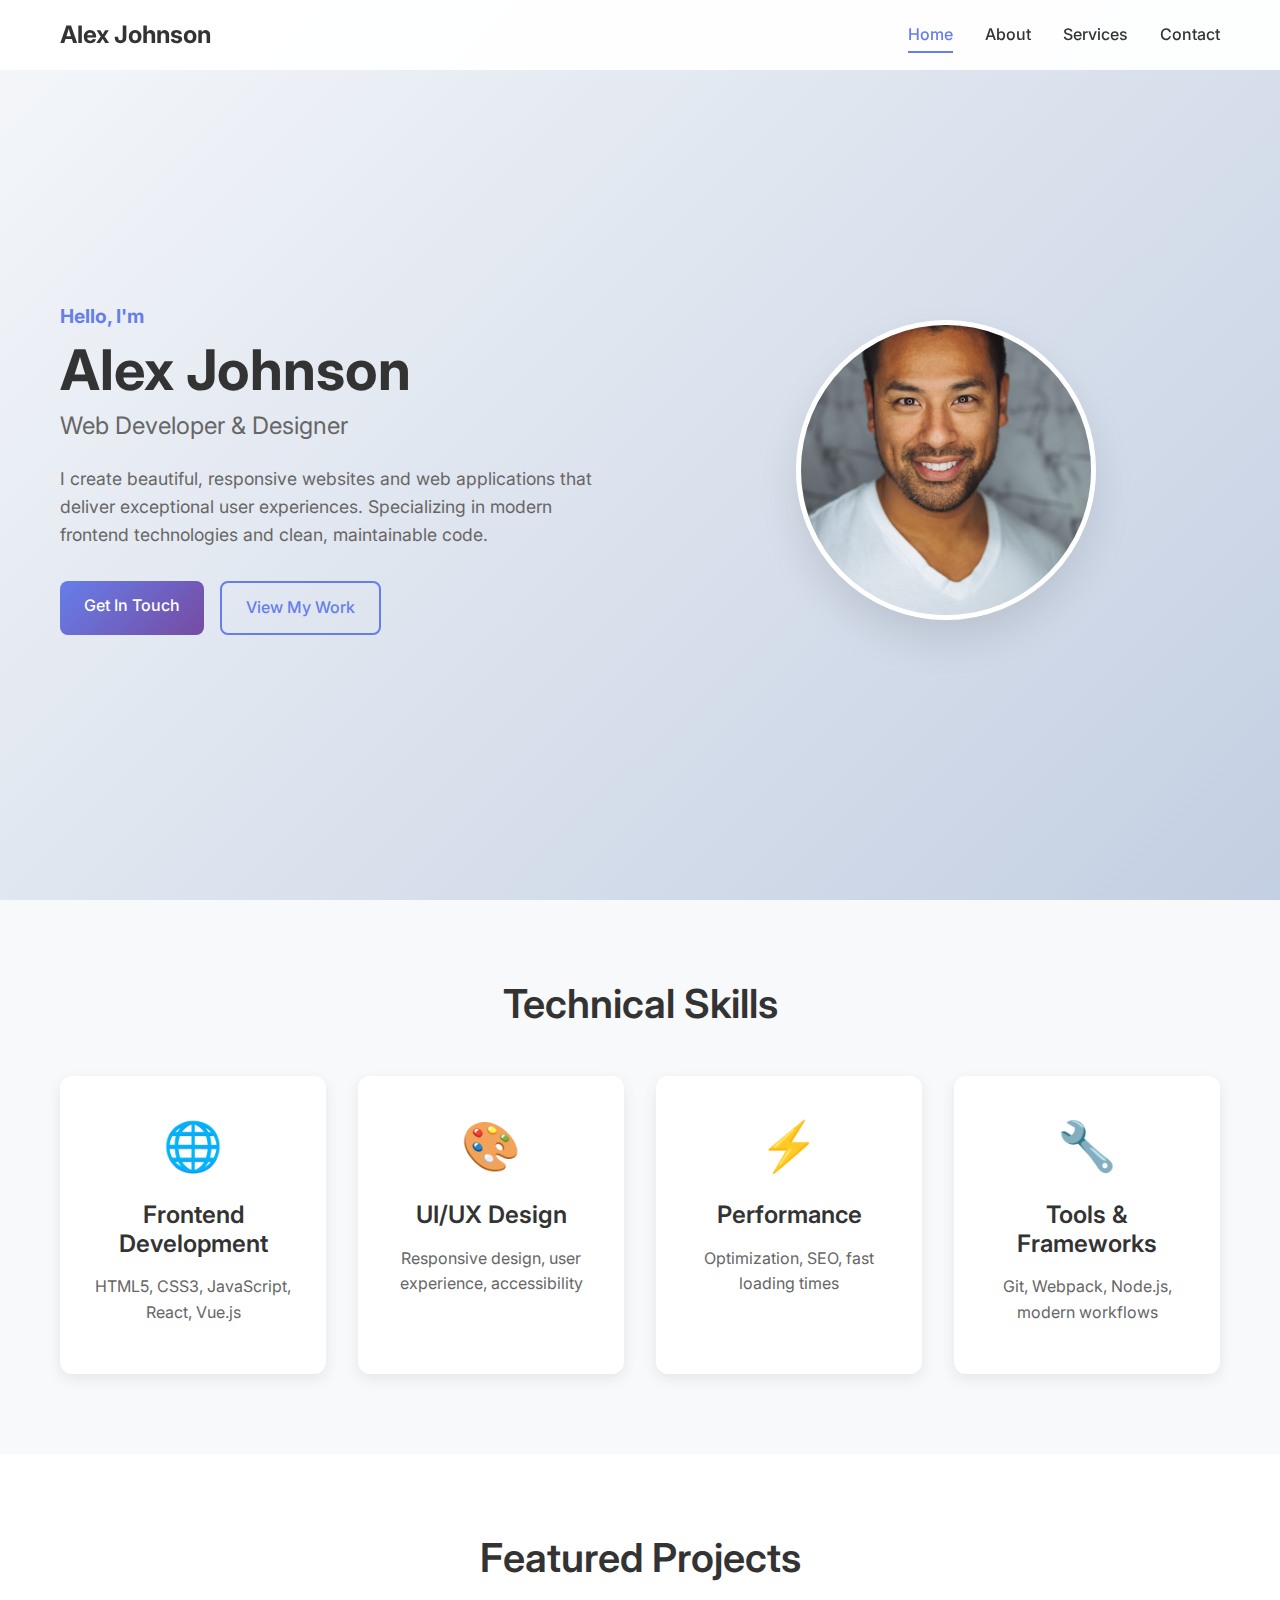
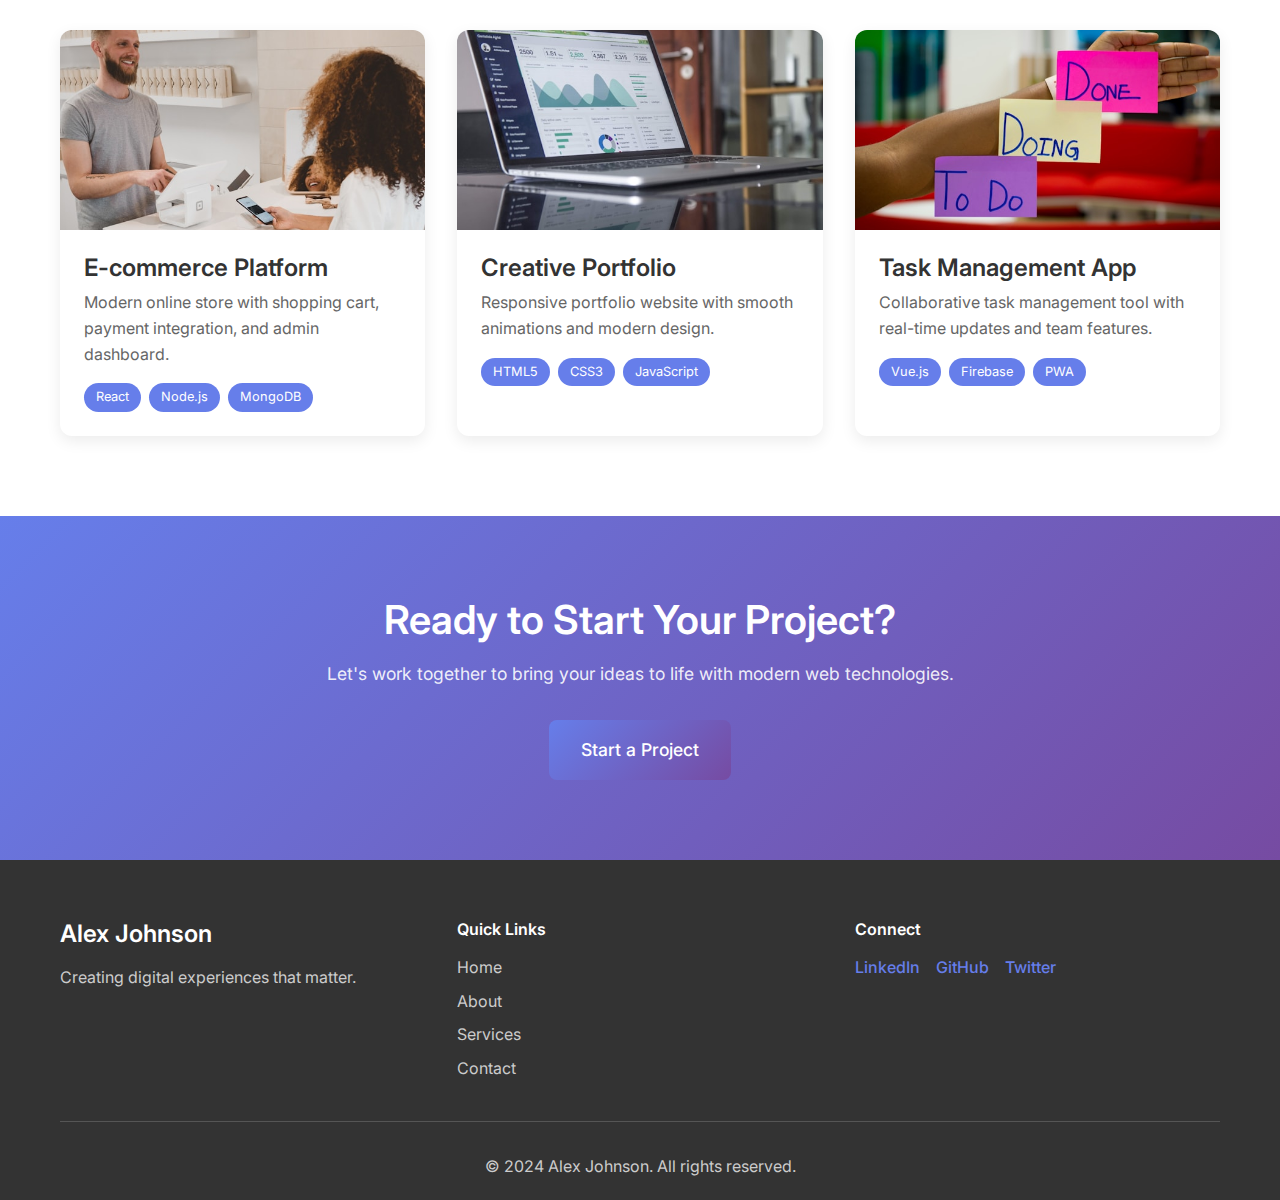
<file: index.html>
<!DOCTYPE html>
<html lang="en">
<head>
    <meta charset="UTF-8">
    <meta name="viewport" content="width=device-width, initial-scale=1.0">
    <title>Alex Johnson - Web Developer Portfolio</title>
    <meta name="description" content="Professional web developer specializing in modern, responsive websites and web applications">
    <link rel="stylesheet" href="css/styles.css">
    <link rel="preconnect" href="https://fonts.googleapis.com">
    <link rel="preconnect" href="https://fonts.gstatic.com" crossorigin>
    <link href="https://fonts.googleapis.com/css2?family=Inter:wght@300;400;500;600;700&display=swap" rel="stylesheet">
</head>
<body>
    <!-- Navigation -->
    <nav class="navbar" id="navbar">
        <div class="nav-container">
            <div class="nav-logo">
                <a href="index.html">Alex Johnson</a>
            </div>
            <div class="nav-menu" id="nav-menu">
                <a href="index.html" class="nav-link active">Home</a>
                <a href="about.html" class="nav-link">About</a>
                <a href="services.html" class="nav-link">Services</a>
                <a href="contact.html" class="nav-link">Contact</a>
            </div>
            <div class="nav-toggle" id="nav-toggle">
                <span class="bar"></span>
                <span class="bar"></span>
                <span class="bar"></span>
            </div>
        </div>
    </nav>

    <!-- Hero Section -->
    <section class="hero">
        <div class="hero-container">
            <div class="hero-content">
                <h1 class="hero-title">
                    <span class="hero-greeting">Hello, I'm</span>
                    <span class="hero-name">Alex Johnson</span>
                    <span class="hero-role">Web Developer & Designer</span>
                </h1>
                <p class="hero-description">
                    I create beautiful, responsive websites and web applications that deliver exceptional user experiences. 
                    Specializing in modern frontend technologies and clean, maintainable code.
                </p>
                <div class="hero-buttons">
                    <a href="contact.html" class="btn btn-primary">Get In Touch</a>
                    <a href="services.html" class="btn btn-secondary">View My Work</a>
                </div>
            </div>
            <div class="hero-image">
                <div class="hero-avatar">
                    <img src="images/developer-avatar.jpg" alt="Alex Johnson - Web Developer" class="avatar-img">
                </div>
            </div>
        </div>
    </section>

    <!-- Skills Section -->
    <section class="skills">
        <div class="container">
            <h2 class="section-title">Technical Skills</h2>
            <div class="skills-grid">
                <div class="skill-card">
                    <div class="skill-icon">🌐</div>
                    <h3>Frontend Development</h3>
                    <p>HTML5, CSS3, JavaScript, React, Vue.js</p>
                </div>
                <div class="skill-card">
                    <div class="skill-icon">🎨</div>
                    <h3>UI/UX Design</h3>
                    <p>Responsive design, user experience, accessibility</p>
                </div>
                <div class="skill-card">
                    <div class="skill-icon">⚡</div>
                    <h3>Performance</h3>
                    <p>Optimization, SEO, fast loading times</p>
                </div>
                <div class="skill-card">
                    <div class="skill-icon">🔧</div>
                    <h3>Tools & Frameworks</h3>
                    <p>Git, Webpack, Node.js, modern workflows</p>
                </div>
            </div>
        </div>
    </section>

    <!-- Featured Projects -->
    <section class="projects">
        <div class="container">
            <h2 class="section-title">Featured Projects</h2>
            <div class="projects-grid">
                <div class="project-card">
                    <div class="project-image">
                        <img src="images/project-1.jpg" alt="E-commerce Website">
                    </div>
                    <div class="project-content">
                        <h3>E-commerce Platform</h3>
                        <p>Modern online store with shopping cart, payment integration, and admin dashboard.</p>
                        <div class="project-tech">
                            <span class="tech-tag">React</span>
                            <span class="tech-tag">Node.js</span>
                            <span class="tech-tag">MongoDB</span>
                        </div>
                    </div>
                </div>
                <div class="project-card">
                    <div class="project-image">
                        <img src="images/project-2.jpg" alt="Portfolio Website">
                    </div>
                    <div class="project-content">
                        <h3>Creative Portfolio</h3>
                        <p>Responsive portfolio website with smooth animations and modern design.</p>
                        <div class="project-tech">
                            <span class="tech-tag">HTML5</span>
                            <span class="tech-tag">CSS3</span>
                            <span class="tech-tag">JavaScript</span>
                        </div>
                    </div>
                </div>
                <div class="project-card">
                    <div class="project-image">
                        <img src="images/project-3.jpg" alt="Task Management App">
                    </div>
                    <div class="project-content">
                        <h3>Task Management App</h3>
                        <p>Collaborative task management tool with real-time updates and team features.</p>
                        <div class="project-tech">
                            <span class="tech-tag">Vue.js</span>
                            <span class="tech-tag">Firebase</span>
                            <span class="tech-tag">PWA</span>
                        </div>
                    </div>
                </div>
            </div>
        </div>
    </section>

    <!-- CTA Section -->
    <section class="cta">
        <div class="container">
            <div class="cta-content">
                <h2>Ready to Start Your Project?</h2>
                <p>Let's work together to bring your ideas to life with modern web technologies.</p>
                <a href="contact.html" class="btn btn-primary btn-large">Start a Project</a>
            </div>
        </div>
    </section>

    <!-- Footer -->
    <footer class="footer">
        <div class="container">
            <div class="footer-content">
                <div class="footer-section">
                    <h3>Alex Johnson</h3>
                    <p>Creating digital experiences that matter.</p>
                </div>
                <div class="footer-section">
                    <h4>Quick Links</h4>
                    <ul>
                        <li><a href="index.html">Home</a></li>
                        <li><a href="about.html">About</a></li>
                        <li><a href="services.html">Services</a></li>
                        <li><a href="contact.html">Contact</a></li>
                    </ul>
                </div>
                <div class="footer-section">
                    <h4>Connect</h4>
                    <div class="social-links">
                        <a href="#" class="social-link">LinkedIn</a>
                        <a href="#" class="social-link">GitHub</a>
                        <a href="#" class="social-link">Twitter</a>
                    </div>
                </div>
            </div>
            <div class="footer-bottom">
                <p>&copy; 2024 Alex Johnson. All rights reserved.</p>
            </div>
        </div>
    </footer>

    <script src="js/script.js"></script>
</body>
</html>
</file>
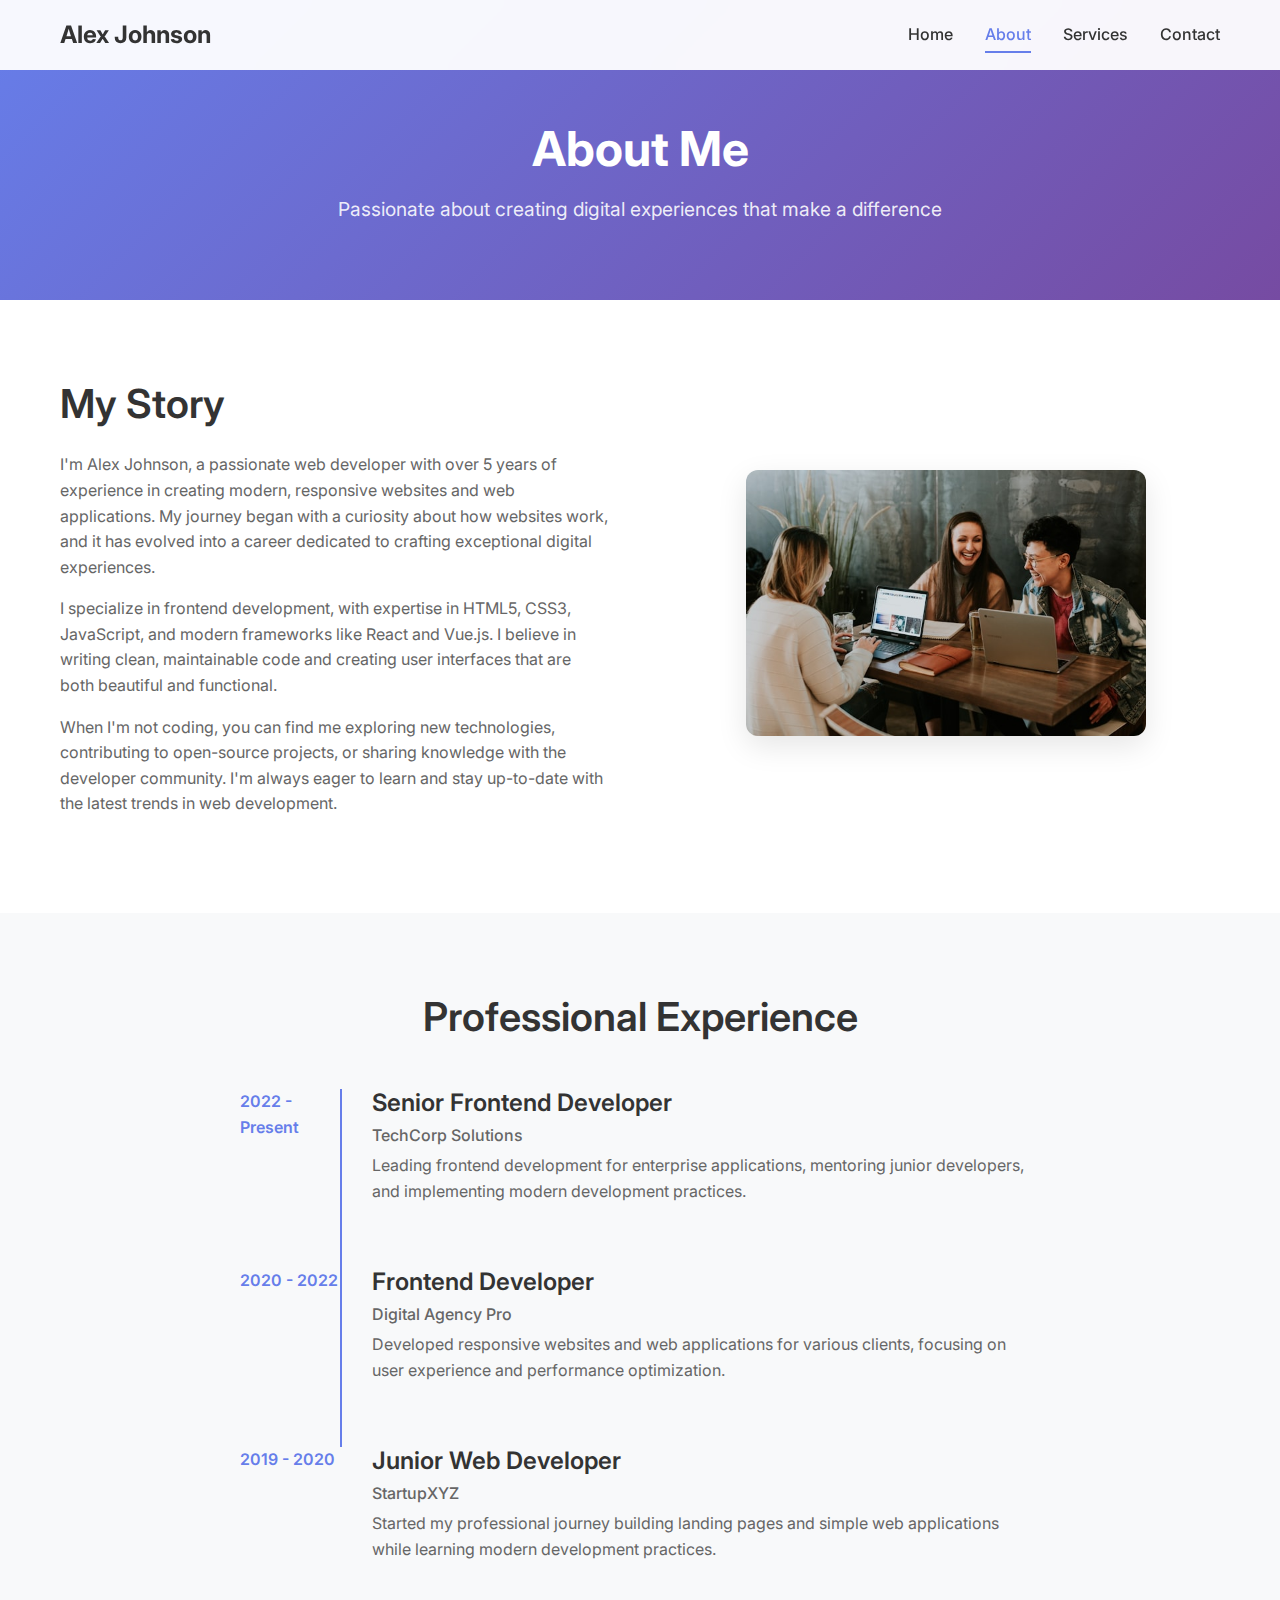
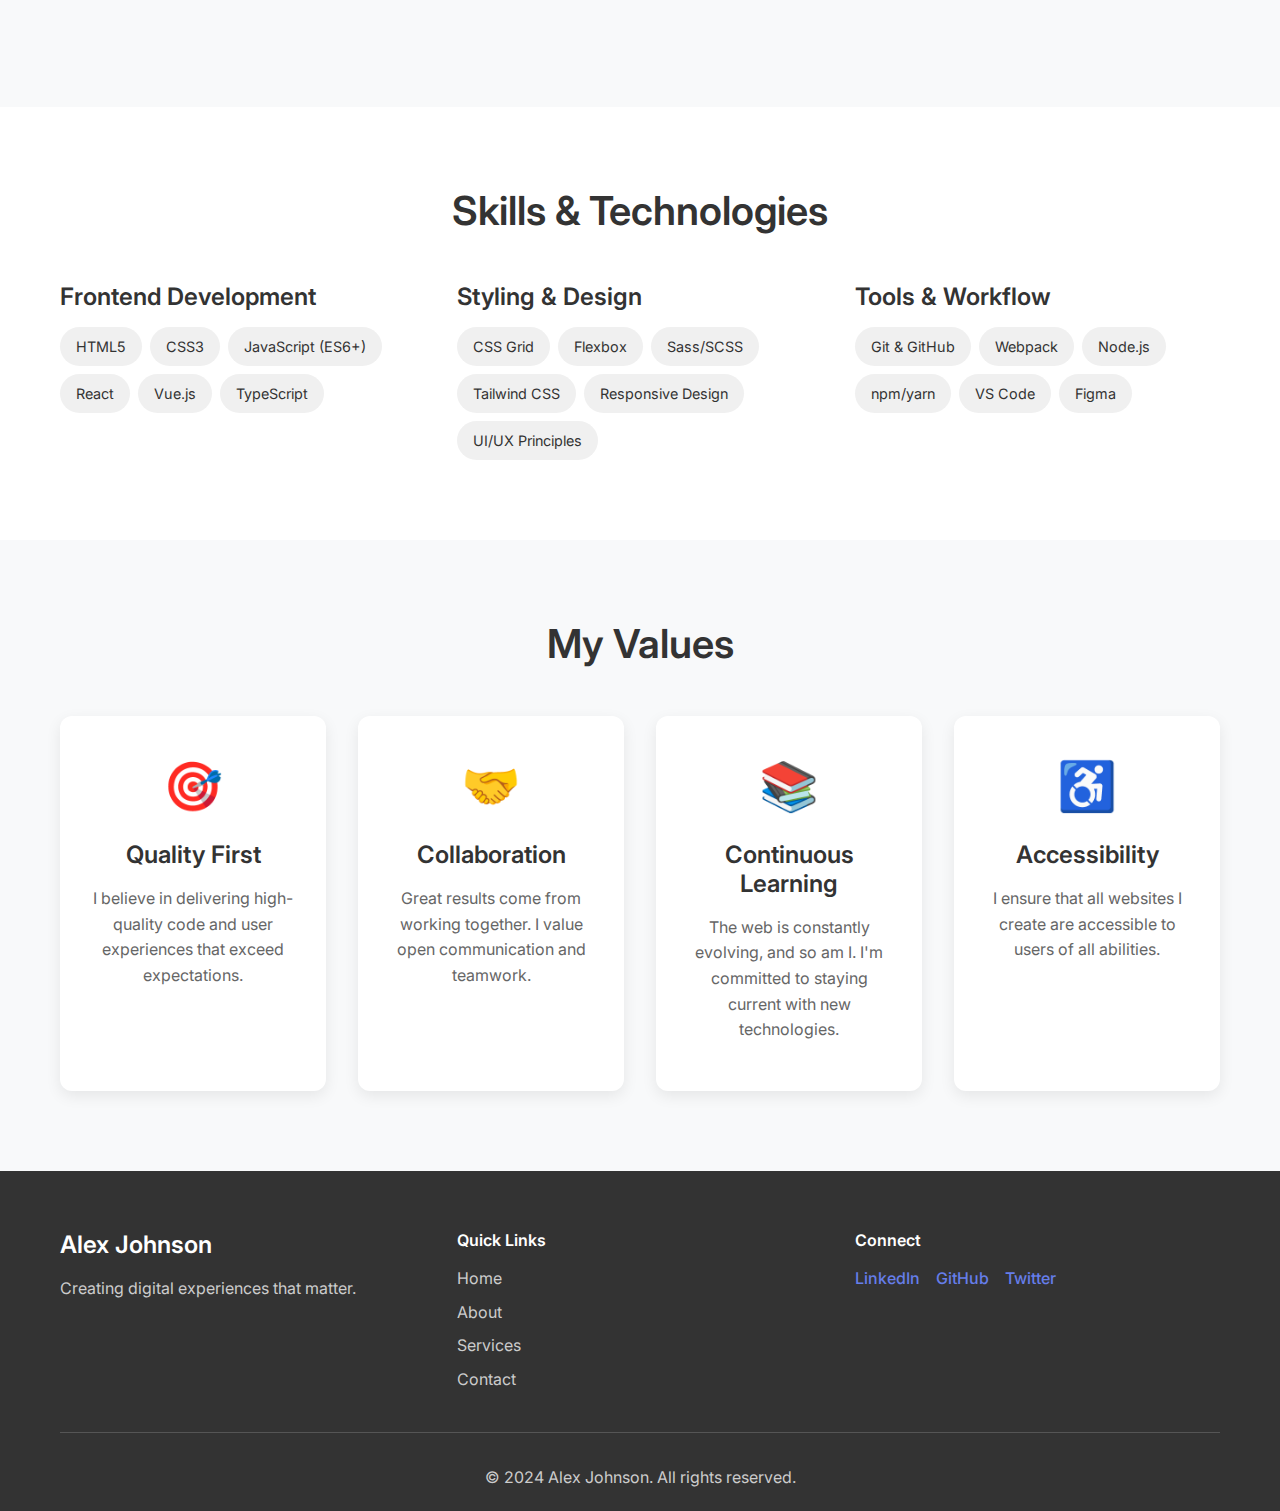
<file: about.html>
<!DOCTYPE html>
<html lang="en">
<head>
    <meta charset="UTF-8">
    <meta name="viewport" content="width=device-width, initial-scale=1.0">
    <title>About - Alex Johnson</title>
    <meta name="description" content="Learn more about Alex Johnson, a passionate web developer with 5+ years of experience">
    <link rel="stylesheet" href="css/styles.css">
    <link rel="preconnect" href="https://fonts.googleapis.com">
    <link rel="preconnect" href="https://fonts.gstatic.com" crossorigin>
    <link href="https://fonts.googleapis.com/css2?family=Inter:wght@300;400;500;600;700&display=swap" rel="stylesheet">
</head>
<body>
    <!-- Navigation -->
    <nav class="navbar" id="navbar">
        <div class="nav-container">
            <div class="nav-logo">
                <a href="index.html">Alex Johnson</a>
            </div>
            <div class="nav-menu" id="nav-menu">
                <a href="index.html" class="nav-link">Home</a>
                <a href="about.html" class="nav-link active">About</a>
                <a href="services.html" class="nav-link">Services</a>
                <a href="contact.html" class="nav-link">Contact</a>
            </div>
            <div class="nav-toggle" id="nav-toggle">
                <span class="bar"></span>
                <span class="bar"></span>
                <span class="bar"></span>
            </div>
        </div>
    </nav>

    <!-- Page Header -->
    <section class="page-header">
        <div class="container">
            <h1>About Me</h1>
            <p>Passionate about creating digital experiences that make a difference</p>
        </div>
    </section>

    <!-- About Content -->
    <section class="about-content">
        <div class="container">
            <div class="about-grid">
                <div class="about-text">
                    <h2>My Story</h2>
                    <p>
                        I'm Alex Johnson, a passionate web developer with over 5 years of experience in creating 
                        modern, responsive websites and web applications. My journey began with a curiosity about 
                        how websites work, and it has evolved into a career dedicated to crafting exceptional 
                        digital experiences.
                    </p>
                    <p>
                        I specialize in frontend development, with expertise in HTML5, CSS3, JavaScript, and 
                        modern frameworks like React and Vue.js. I believe in writing clean, maintainable code 
                        and creating user interfaces that are both beautiful and functional.
                    </p>
                    <p>
                        When I'm not coding, you can find me exploring new technologies, contributing to open-source 
                        projects, or sharing knowledge with the developer community. I'm always eager to learn and 
                        stay up-to-date with the latest trends in web development.
                    </p>
                </div>
                <div class="about-image">
                    <img src="images/about-photo.jpg" alt="Alex Johnson working on a project">
                </div>
            </div>
        </div>
    </section>

    <!-- Experience Timeline -->
    <section class="experience">
        <div class="container">
            <h2 class="section-title">Professional Experience</h2>
            <div class="timeline">
                <div class="timeline-item">
                    <div class="timeline-date">2022 - Present</div>
                    <div class="timeline-content">
                        <h3>Senior Frontend Developer</h3>
                        <h4>TechCorp Solutions</h4>
                        <p>Leading frontend development for enterprise applications, mentoring junior developers, and implementing modern development practices.</p>
                    </div>
                </div>
                <div class="timeline-item">
                    <div class="timeline-date">2020 - 2022</div>
                    <div class="timeline-content">
                        <h3>Frontend Developer</h3>
                        <h4>Digital Agency Pro</h4>
                        <p>Developed responsive websites and web applications for various clients, focusing on user experience and performance optimization.</p>
                    </div>
                </div>
                <div class="timeline-item">
                    <div class="timeline-date">2019 - 2020</div>
                    <div class="timeline-content">
                        <h3>Junior Web Developer</h3>
                        <h4>StartupXYZ</h4>
                        <p>Started my professional journey building landing pages and simple web applications while learning modern development practices.</p>
                    </div>
                </div>
            </div>
        </div>
    </section>

    <!-- Skills & Technologies -->
    <section class="skills-detailed">
        <div class="container">
            <h2 class="section-title">Skills & Technologies</h2>
            <div class="skills-categories">
                <div class="skill-category">
                    <h3>Frontend Development</h3>
                    <div class="skill-list">
                        <span class="skill-item">HTML5</span>
                        <span class="skill-item">CSS3</span>
                        <span class="skill-item">JavaScript (ES6+)</span>
                        <span class="skill-item">React</span>
                        <span class="skill-item">Vue.js</span>
                        <span class="skill-item">TypeScript</span>
                    </div>
                </div>
                <div class="skill-category">
                    <h3>Styling & Design</h3>
                    <div class="skill-list">
                        <span class="skill-item">CSS Grid</span>
                        <span class="skill-item">Flexbox</span>
                        <span class="skill-item">Sass/SCSS</span>
                        <span class="skill-item">Tailwind CSS</span>
                        <span class="skill-item">Responsive Design</span>
                        <span class="skill-item">UI/UX Principles</span>
                    </div>
                </div>
                <div class="skill-category">
                    <h3>Tools & Workflow</h3>
                    <div class="skill-list">
                        <span class="skill-item">Git & GitHub</span>
                        <span class="skill-item">Webpack</span>
                        <span class="skill-item">Node.js</span>
                        <span class="skill-item">npm/yarn</span>
                        <span class="skill-item">VS Code</span>
                        <span class="skill-item">Figma</span>
                    </div>
                </div>
            </div>
        </div>
    </section>

    <!-- Values -->
    <section class="values">
        <div class="container">
            <h2 class="section-title">My Values</h2>
            <div class="values-grid">
                <div class="value-card">
                    <div class="value-icon">🎯</div>
                    <h3>Quality First</h3>
                    <p>I believe in delivering high-quality code and user experiences that exceed expectations.</p>
                </div>
                <div class="value-card">
                    <div class="value-icon">🤝</div>
                    <h3>Collaboration</h3>
                    <p>Great results come from working together. I value open communication and teamwork.</p>
                </div>
                <div class="value-card">
                    <div class="value-icon">📚</div>
                    <h3>Continuous Learning</h3>
                    <p>The web is constantly evolving, and so am I. I'm committed to staying current with new technologies.</p>
                </div>
                <div class="value-card">
                    <div class="value-icon">♿</div>
                    <h3>Accessibility</h3>
                    <p>I ensure that all websites I create are accessible to users of all abilities.</p>
                </div>
            </div>
        </div>
    </section>

    <!-- Footer -->
    <footer class="footer">
        <div class="container">
            <div class="footer-content">
                <div class="footer-section">
                    <h3>Alex Johnson</h3>
                    <p>Creating digital experiences that matter.</p>
                </div>
                <div class="footer-section">
                    <h4>Quick Links</h4>
                    <ul>
                        <li><a href="index.html">Home</a></li>
                        <li><a href="about.html">About</a></li>
                        <li><a href="services.html">Services</a></li>
                        <li><a href="contact.html">Contact</a></li>
                    </ul>
                </div>
                <div class="footer-section">
                    <h4>Connect</h4>
                    <div class="social-links">
                        <a href="#" class="social-link">LinkedIn</a>
                        <a href="#" class="social-link">GitHub</a>
                        <a href="#" class="social-link">Twitter</a>
                    </div>
                </div>
            </div>
            <div class="footer-bottom">
                <p>&copy; 2024 Alex Johnson. All rights reserved.</p>
            </div>
        </div>
    </footer>

    <script src="js/script.js"></script>
</body>
</html>
</file>
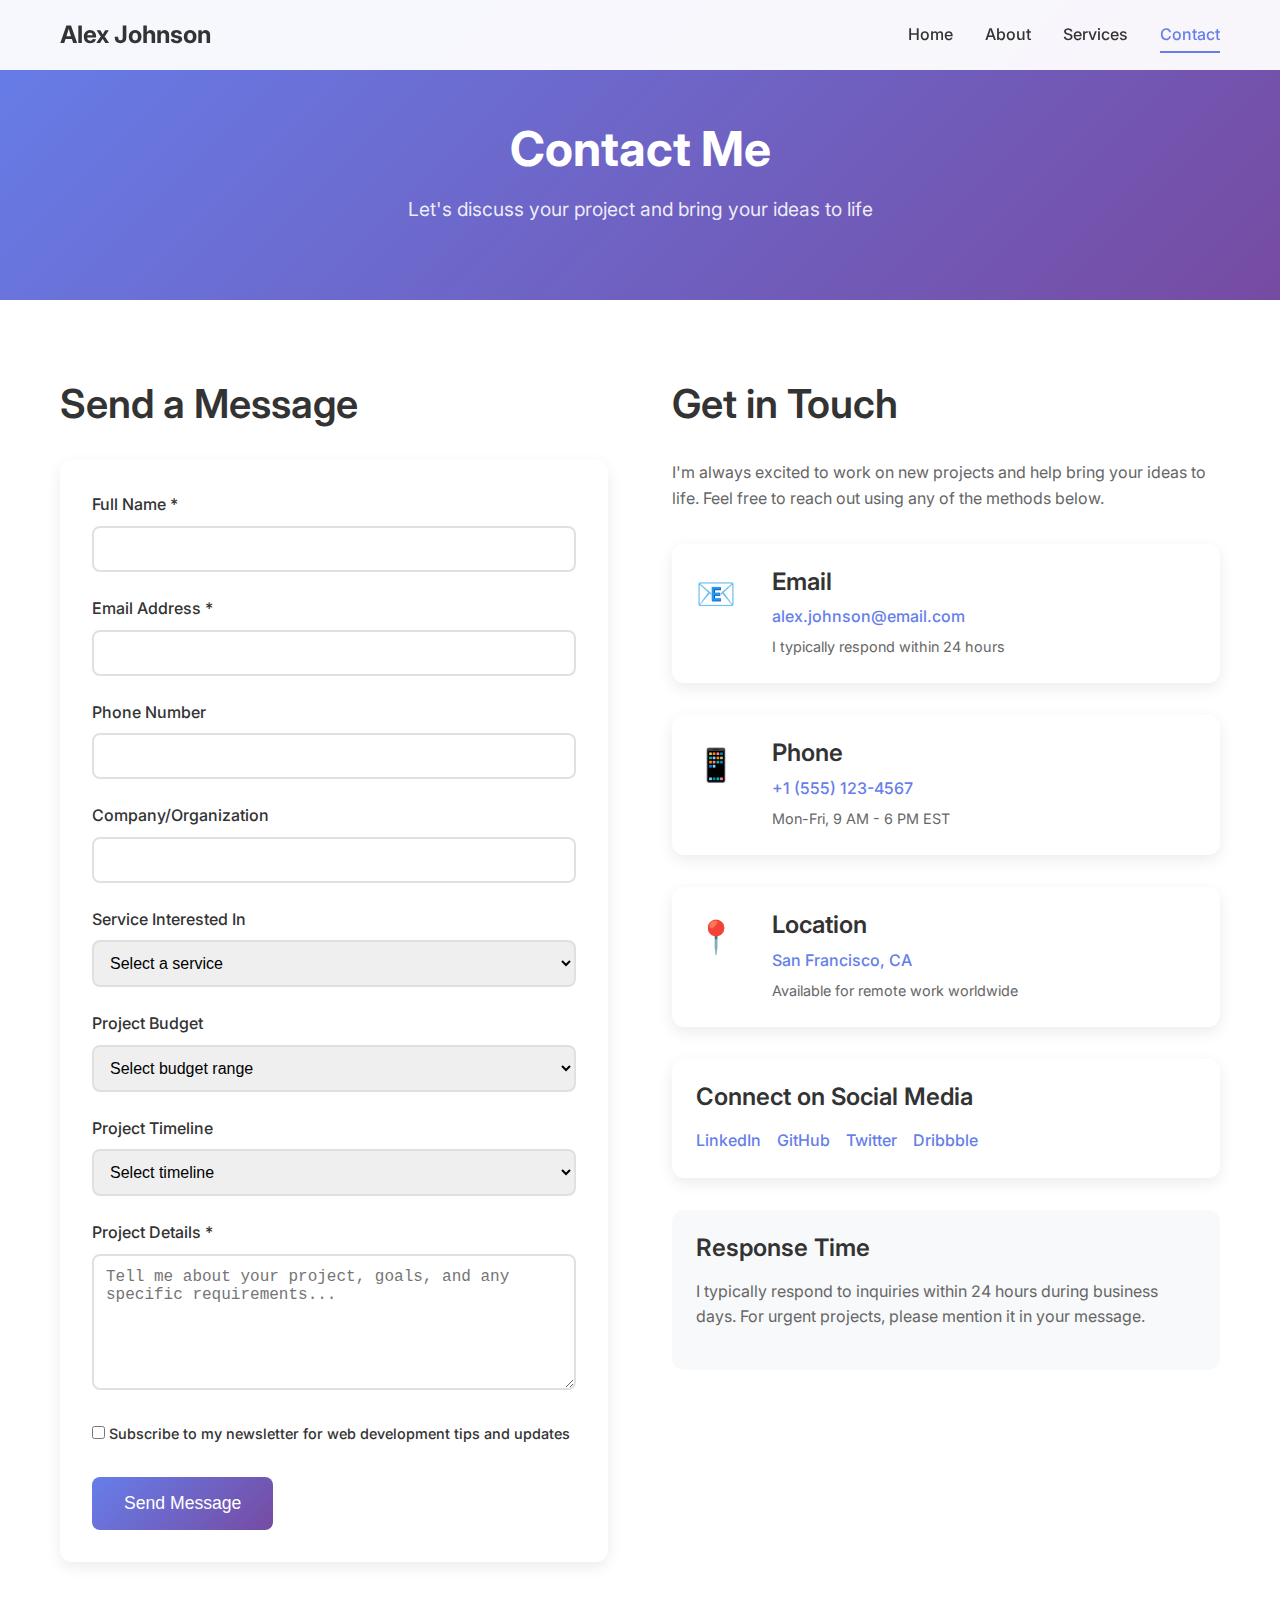
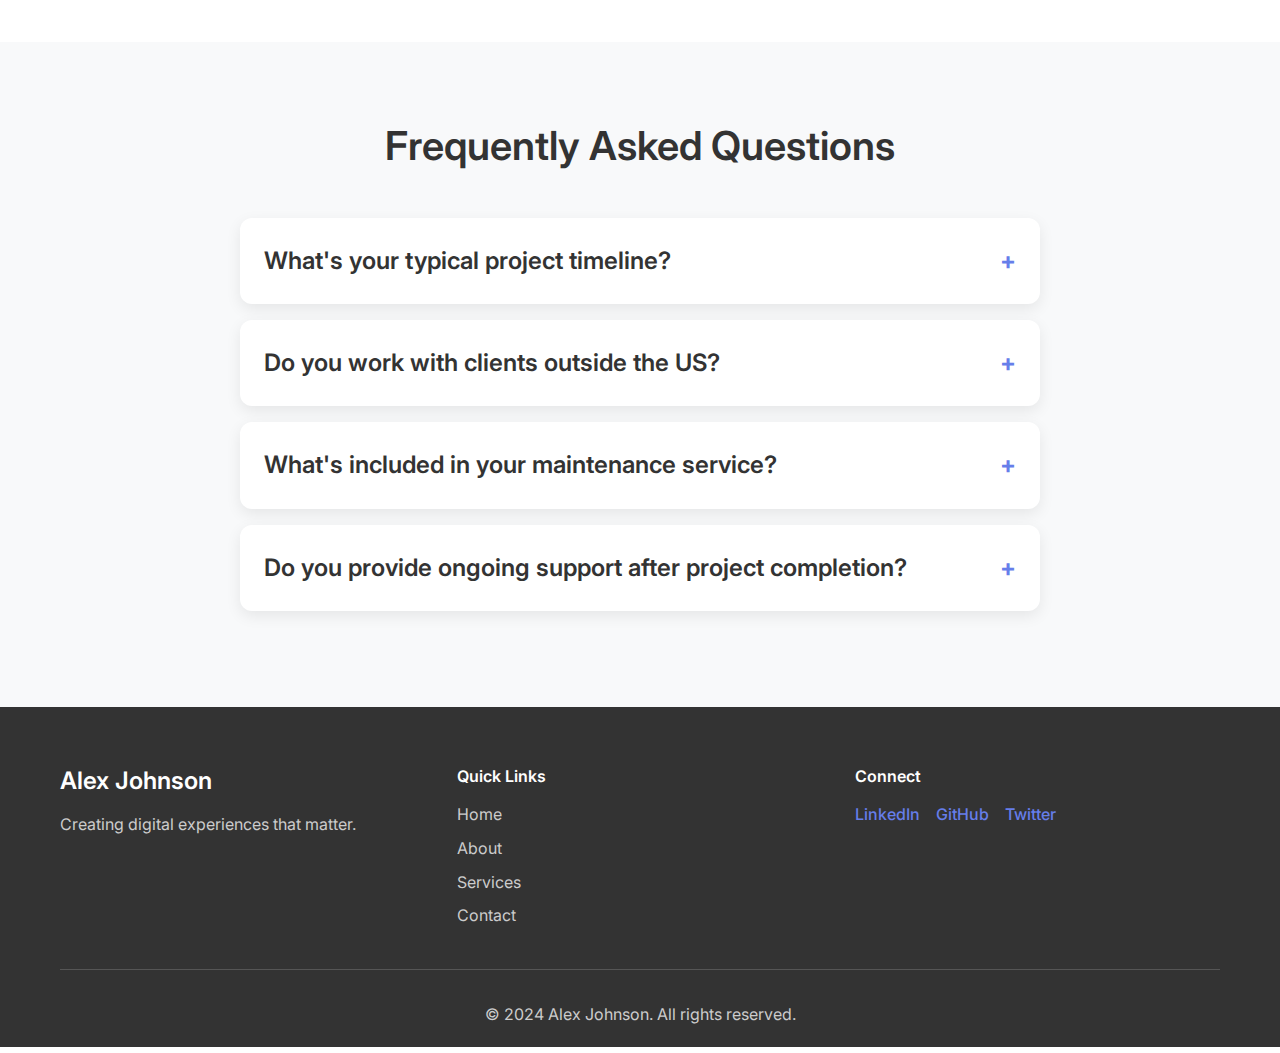
<file: contact.html>
<!DOCTYPE html>
<html lang="en">
<head>
    <meta charset="UTF-8">
    <meta name="viewport" content="width=device-width, initial-scale=1.0">
    <title>Contact - Alex Johnson</title>
    <meta name="description" content="Get in touch with Alex Johnson for web development services and project inquiries">
    <link rel="stylesheet" href="css/styles.css">
    <link rel="preconnect" href="https://fonts.googleapis.com">
    <link rel="preconnect" href="https://fonts.gstatic.com" crossorigin>
    <link href="https://fonts.googleapis.com/css2?family=Inter:wght@300;400;500;600;700&display=swap" rel="stylesheet">
</head>
<body>
    <!-- Navigation -->
    <nav class="navbar" id="navbar">
        <div class="nav-container">
            <div class="nav-logo">
                <a href="index.html">Alex Johnson</a>
            </div>
            <div class="nav-menu" id="nav-menu">
                <a href="index.html" class="nav-link">Home</a>
                <a href="about.html" class="nav-link">About</a>
                <a href="services.html" class="nav-link">Services</a>
                <a href="contact.html" class="nav-link active">Contact</a>
            </div>
            <div class="nav-toggle" id="nav-toggle">
                <span class="bar"></span>
                <span class="bar"></span>
                <span class="bar"></span>
            </div>
        </div>
    </nav>

    <!-- Page Header -->
    <section class="page-header">
        <div class="container">
            <h1>Contact Me</h1>
            <p>Let's discuss your project and bring your ideas to life</p>
        </div>
    </section>

    <!-- Contact Content -->
    <section class="contact-content">
        <div class="container">
            <div class="contact-grid">
                <!-- Contact Form -->
                <div class="contact-form-section">
                    <h2>Send a Message</h2>
                    <form class="contact-form" id="contactForm">
                        <div class="form-group">
                            <label for="name">Full Name *</label>
                            <input type="text" id="name" name="name" required>
                            <span class="error-message" id="nameError"></span>
                        </div>
                        
                        <div class="form-group">
                            <label for="email">Email Address *</label>
                            <input type="email" id="email" name="email" required>
                            <span class="error-message" id="emailError"></span>
                        </div>
                        
                        <div class="form-group">
                            <label for="phone">Phone Number</label>
                            <input type="tel" id="phone" name="phone">
                            <span class="error-message" id="phoneError"></span>
                        </div>
                        
                        <div class="form-group">
                            <label for="company">Company/Organization</label>
                            <input type="text" id="company" name="company">
                        </div>
                        
                        <div class="form-group">
                            <label for="service">Service Interested In</label>
                            <select id="service" name="service">
                                <option value="">Select a service</option>
                                <option value="frontend">Frontend Development</option>
                                <option value="ui-ux">UI/UX Design</option>
                                <option value="responsive">Responsive Web Design</option>
                                <option value="optimization">Performance Optimization</option>
                                <option value="maintenance">Website Maintenance</option>
                                <option value="consulting">Consulting & Training</option>
                                <option value="other">Other</option>
                            </select>
                        </div>
                        
                        <div class="form-group">
                            <label for="budget">Project Budget</label>
                            <select id="budget" name="budget">
                                <option value="">Select budget range</option>
                                <option value="under-1k">Under $1,000</option>
                                <option value="1k-5k">$1,000 - $5,000</option>
                                <option value="5k-10k">$5,000 - $10,000</option>
                                <option value="10k-25k">$10,000 - $25,000</option>
                                <option value="over-25k">Over $25,000</option>
                            </select>
                        </div>
                        
                        <div class="form-group">
                            <label for="timeline">Project Timeline</label>
                            <select id="timeline" name="timeline">
                                <option value="">Select timeline</option>
                                <option value="asap">ASAP</option>
                                <option value="1-month">Within 1 month</option>
                                <option value="2-3-months">2-3 months</option>
                                <option value="3-6-months">3-6 months</option>
                                <option value="flexible">Flexible</option>
                            </select>
                        </div>
                        
                        <div class="form-group">
                            <label for="message">Project Details *</label>
                            <textarea id="message" name="message" rows="6" required placeholder="Tell me about your project, goals, and any specific requirements..."></textarea>
                            <span class="error-message" id="messageError"></span>
                        </div>
                        
                        <div class="form-group checkbox-group">
                            <label class="checkbox-label">
                                <input type="checkbox" id="newsletter" name="newsletter">
                                <span class="checkmark"></span>
                                Subscribe to my newsletter for web development tips and updates
                            </label>
                        </div>
                        
                        <button type="submit" class="btn btn-primary btn-large">Send Message</button>
                    </form>
                </div>

                <!-- Contact Information -->
                <div class="contact-info-section">
                    <h2>Get in Touch</h2>
                    <p>I'm always excited to work on new projects and help bring your ideas to life. Feel free to reach out using any of the methods below.</p>
                    
                    <div class="contact-methods">
                        <div class="contact-method">
                            <div class="contact-icon">📧</div>
                            <div class="contact-details">
                                <h3>Email</h3>
                                <p>alex.johnson@email.com</p>
                                <small>I typically respond within 24 hours</small>
                            </div>
                        </div>
                        
                        <div class="contact-method">
                            <div class="contact-icon">📱</div>
                            <div class="contact-details">
                                <h3>Phone</h3>
                                <p>+1 (555) 123-4567</p>
                                <small>Mon-Fri, 9 AM - 6 PM EST</small>
                            </div>
                        </div>
                        
                        <div class="contact-method">
                            <div class="contact-icon">📍</div>
                            <div class="contact-details">
                                <h3>Location</h3>
                                <p>San Francisco, CA</p>
                                <small>Available for remote work worldwide</small>
                            </div>
                        </div>
                    </div>

                    <div class="social-contact">
                        <h3>Connect on Social Media</h3>
                        <div class="social-links">
                            <a href="#" class="social-link">LinkedIn</a>
                            <a href="#" class="social-link">GitHub</a>
                            <a href="#" class="social-link">Twitter</a>
                            <a href="#" class="social-link">Dribbble</a>
                        </div>
                    </div>

                    <div class="response-time">
                        <h3>Response Time</h3>
                        <p>I typically respond to inquiries within 24 hours during business days. For urgent projects, please mention it in your message.</p>
                    </div>
                </div>
            </div>
        </div>
    </section>

    <!-- FAQ Section -->
    <section class="faq">
        <div class="container">
            <h2 class="section-title">Frequently Asked Questions</h2>
            <div class="faq-list">
                <div class="faq-item">
                    <div class="faq-question">
                        <h3>What's your typical project timeline?</h3>
                        <span class="faq-toggle">+</span>
                    </div>
                    <div class="faq-answer">
                        <p>Project timelines vary depending on complexity and scope. A simple website typically takes 2-4 weeks, while complex web applications can take 2-6 months. I'll provide a detailed timeline during our initial consultation.</p>
                    </div>
                </div>
                
                <div class="faq-item">
                    <div class="faq-question">
                        <h3>Do you work with clients outside the US?</h3>
                        <span class="faq-toggle">+</span>
                    </div>
                    <div class="faq-answer">
                        <p>Absolutely! I work with clients worldwide. All communication and project management is done remotely, and I'm flexible with time zones to accommodate international clients.</p>
                    </div>
                </div>
                
                <div class="faq-item">
                    <div class="faq-question">
                        <h3>What's included in your maintenance service?</h3>
                        <span class="faq-toggle">+</span>
                    </div>
                    <div class="faq-answer">
                        <p>My maintenance service includes regular updates, security monitoring, backup management, performance optimization, content updates, and technical support. I'll keep your website secure and running smoothly.</p>
                    </div>
                </div>
                
                <div class="faq-item">
                    <div class="faq-question">
                        <h3>Do you provide ongoing support after project completion?</h3>
                        <span class="faq-toggle">+</span>
                    </div>
                    <div class="faq-answer">
                        <p>Yes! I offer various support packages ranging from basic maintenance to full ongoing development. I believe in building long-term relationships with my clients.</p>
                    </div>
                </div>
            </div>
        </div>
    </section>

    <!-- Footer -->
    <footer class="footer">
        <div class="container">
            <div class="footer-content">
                <div class="footer-section">
                    <h3>Alex Johnson</h3>
                    <p>Creating digital experiences that matter.</p>
                </div>
                <div class="footer-section">
                    <h4>Quick Links</h4>
                    <ul>
                        <li><a href="index.html">Home</a></li>
                        <li><a href="about.html">About</a></li>
                        <li><a href="services.html">Services</a></li>
                        <li><a href="contact.html">Contact</a></li>
                    </ul>
                </div>
                <div class="footer-section">
                    <h4>Connect</h4>
                    <div class="social-links">
                        <a href="#" class="social-link">LinkedIn</a>
                        <a href="#" class="social-link">GitHub</a>
                        <a href="#" class="social-link">Twitter</a>
                    </div>
                </div>
            </div>
            <div class="footer-bottom">
                <p>&copy; 2024 Alex Johnson. All rights reserved.</p>
            </div>
        </div>
    </footer>

    <script src="js/script.js"></script>
</body>
</html>
</file>
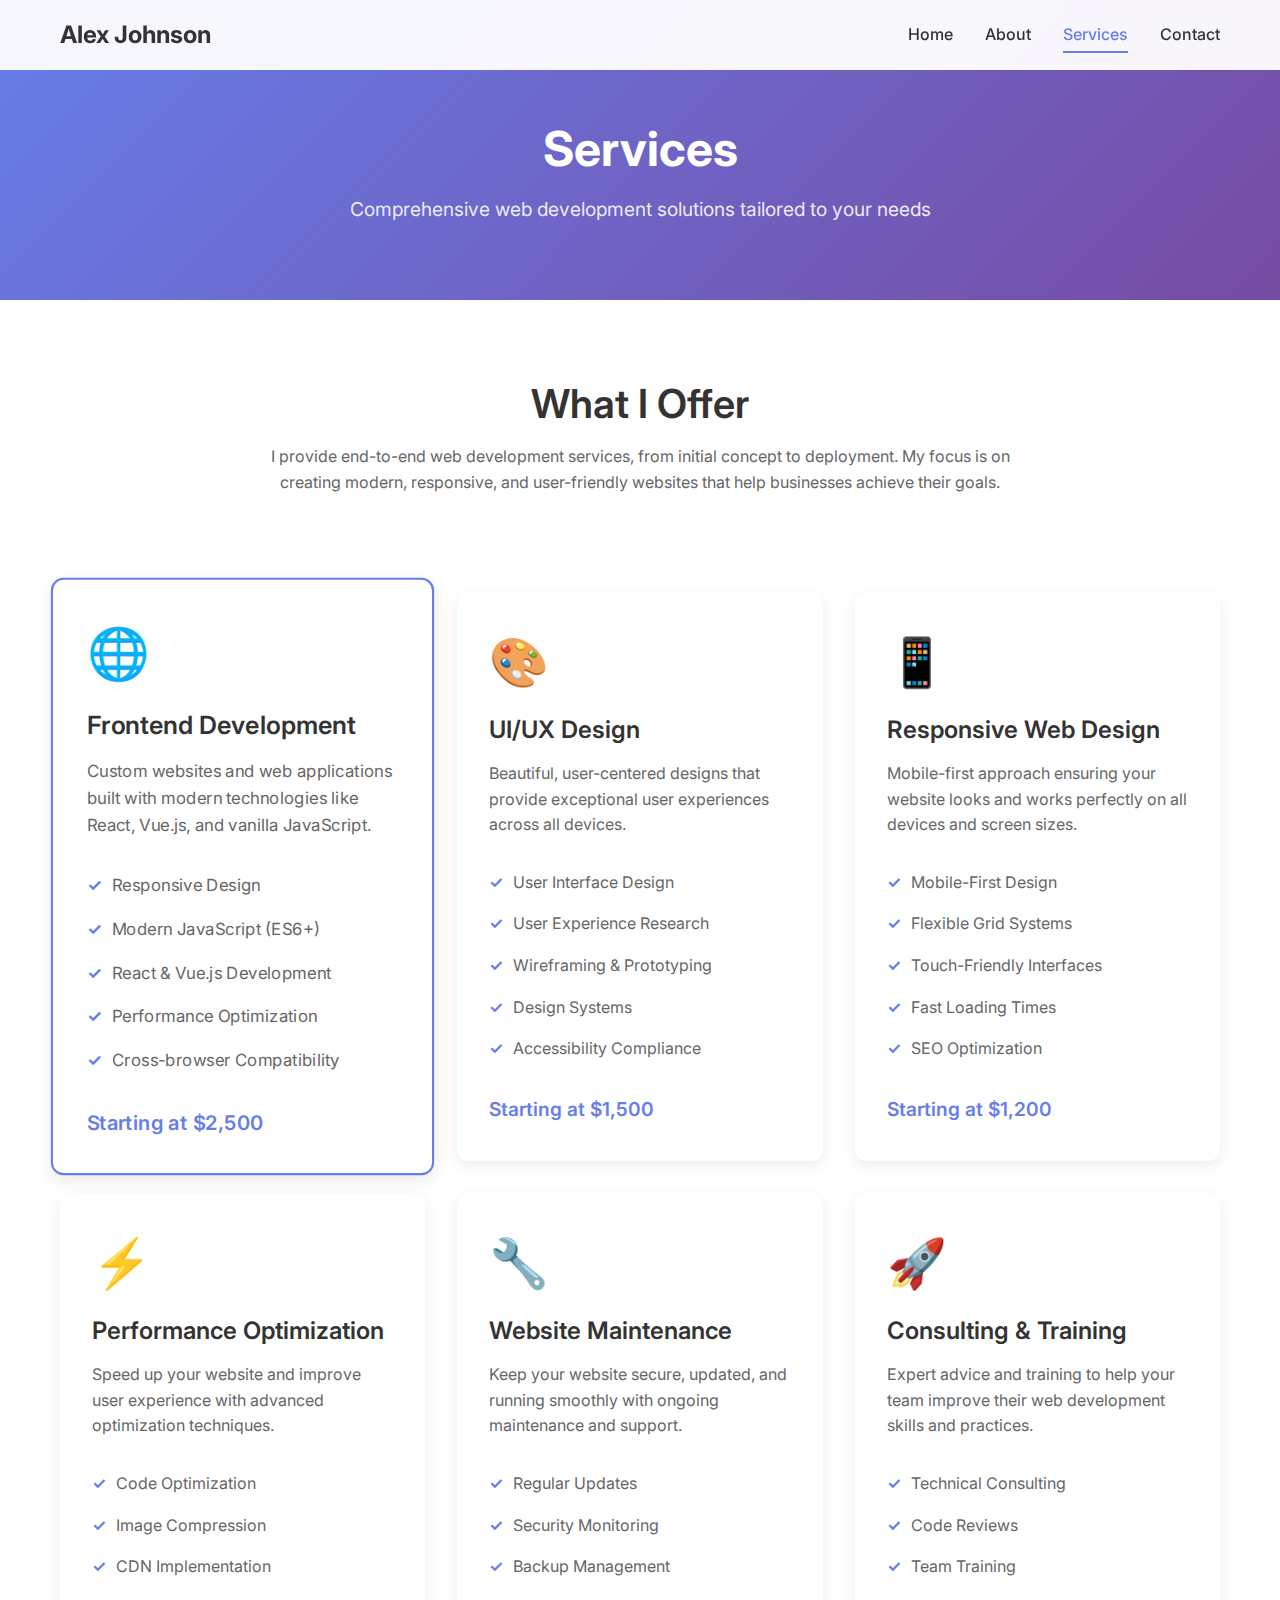
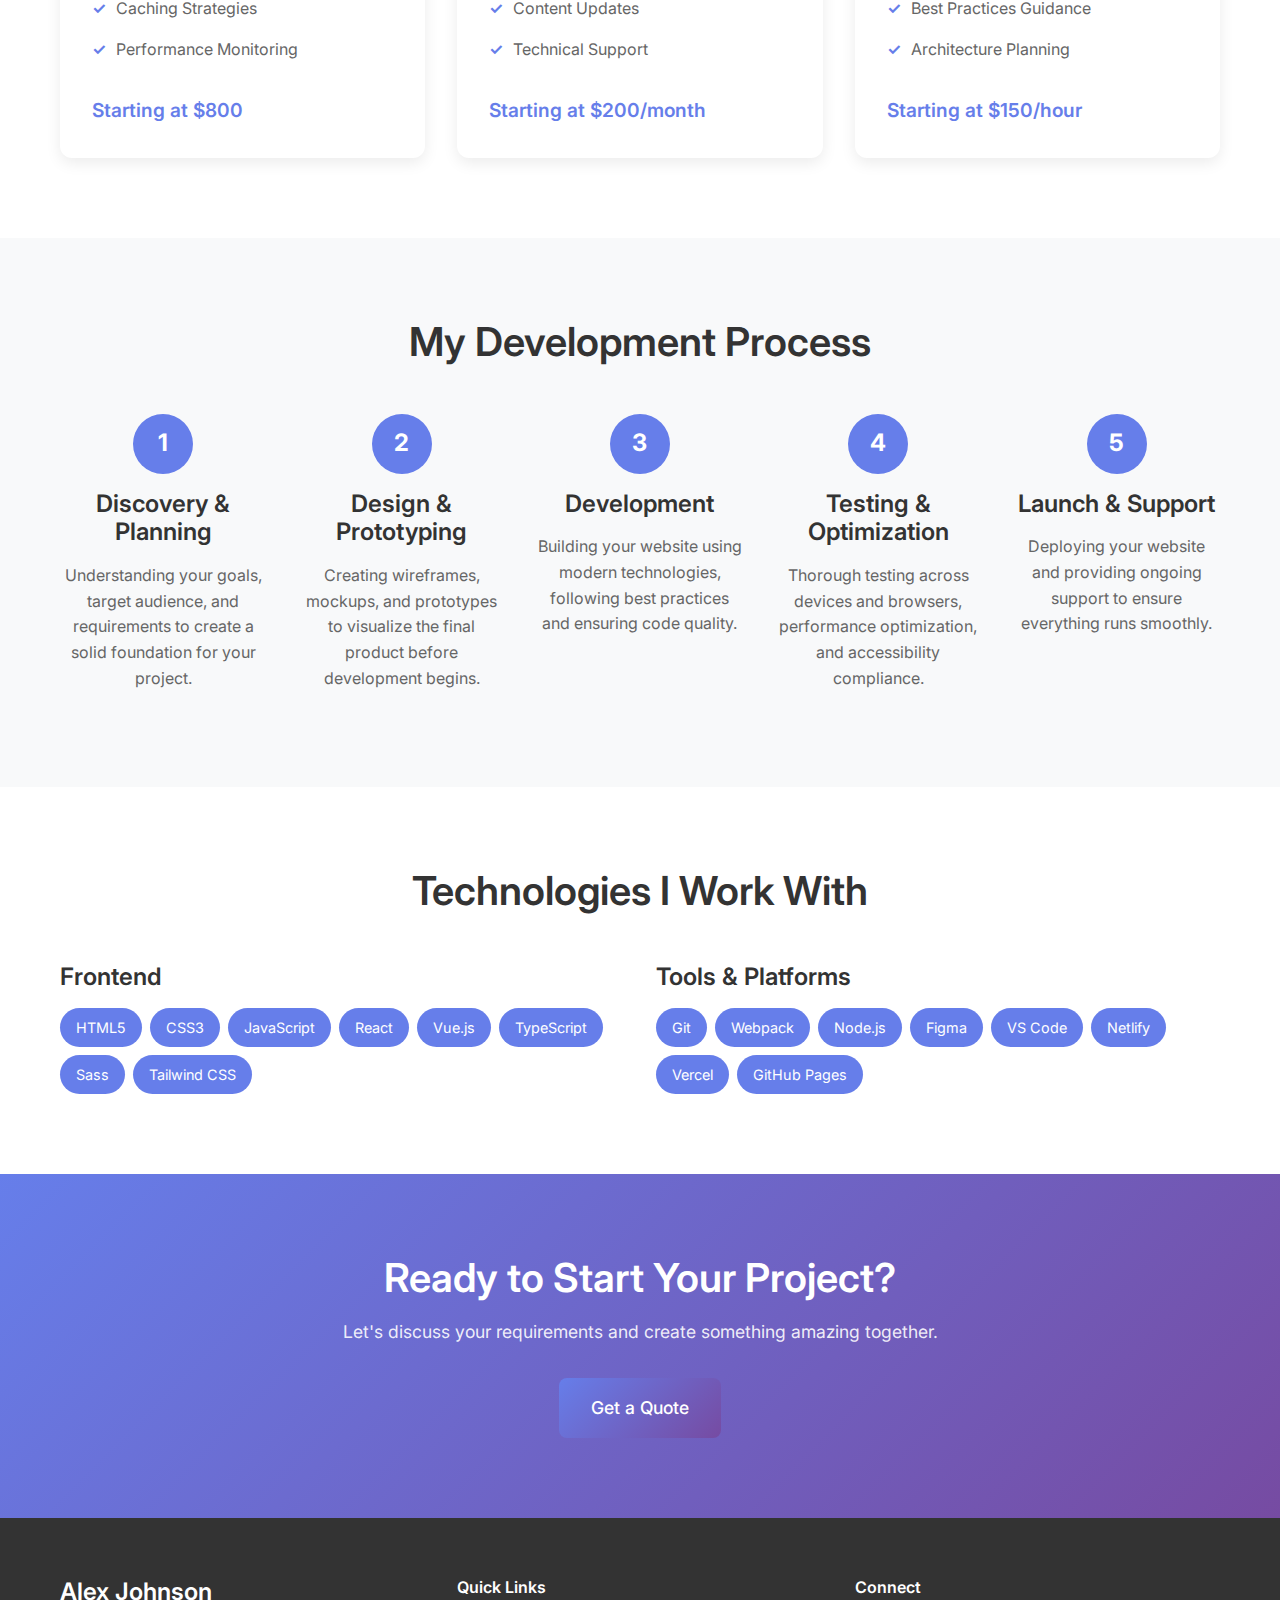
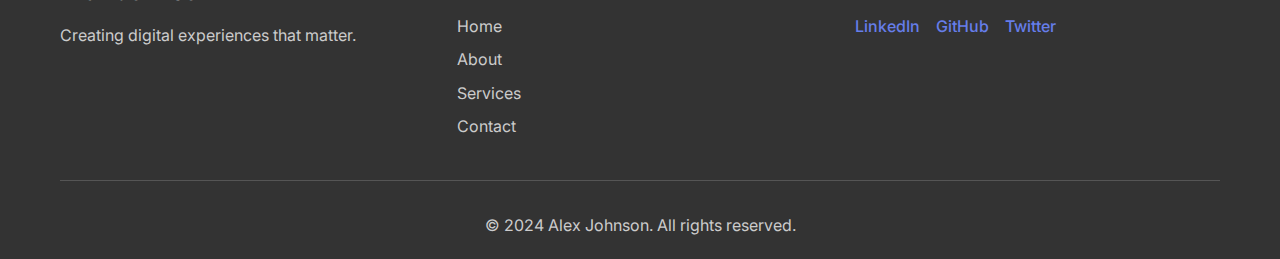
<file: services.html>
<!DOCTYPE html>
<html lang="en">
<head>
    <meta charset="UTF-8">
    <meta name="viewport" content="width=device-width, initial-scale=1.0">
    <title>Services - Alex Johnson</title>
    <meta name="description" content="Professional web development services including frontend development, responsive design, and modern web applications">
    <link rel="stylesheet" href="css/styles.css">
    <link rel="preconnect" href="https://fonts.googleapis.com">
    <link rel="preconnect" href="https://fonts.gstatic.com" crossorigin>
    <link href="https://fonts.googleapis.com/css2?family=Inter:wght@300;400;500;600;700&display=swap" rel="stylesheet">
</head>
<body>
    <!-- Navigation -->
    <nav class="navbar" id="navbar">
        <div class="nav-container">
            <div class="nav-logo">
                <a href="index.html">Alex Johnson</a>
            </div>
            <div class="nav-menu" id="nav-menu">
                <a href="index.html" class="nav-link">Home</a>
                <a href="about.html" class="nav-link">About</a>
                <a href="services.html" class="nav-link active">Services</a>
                <a href="contact.html" class="nav-link">Contact</a>
            </div>
            <div class="nav-toggle" id="nav-toggle">
                <span class="bar"></span>
                <span class="bar"></span>
                <span class="bar"></span>
            </div>
        </div>
    </nav>

    <!-- Page Header -->
    <section class="page-header">
        <div class="container">
            <h1>Services</h1>
            <p>Comprehensive web development solutions tailored to your needs</p>
        </div>
    </section>

    <!-- Services Overview -->
    <section class="services-overview">
        <div class="container">
            <div class="services-intro">
                <h2>What I Offer</h2>
                <p>
                    I provide end-to-end web development services, from initial concept to deployment. 
                    My focus is on creating modern, responsive, and user-friendly websites that help 
                    businesses achieve their goals.
                </p>
            </div>
        </div>
    </section>

    <!-- Main Services -->
    <section class="main-services">
        <div class="container">
            <div class="services-grid">
                <div class="service-card featured">
                    <div class="service-icon">🌐</div>
                    <h3>Frontend Development</h3>
                    <p>Custom websites and web applications built with modern technologies like React, Vue.js, and vanilla JavaScript.</p>
                    <ul class="service-features">
                        <li>Responsive Design</li>
                        <li>Modern JavaScript (ES6+)</li>
                        <li>React & Vue.js Development</li>
                        <li>Performance Optimization</li>
                        <li>Cross-browser Compatibility</li>
                    </ul>
                    <div class="service-price">Starting at $2,500</div>
                </div>

                <div class="service-card">
                    <div class="service-icon">🎨</div>
                    <h3>UI/UX Design</h3>
                    <p>Beautiful, user-centered designs that provide exceptional user experiences across all devices.</p>
                    <ul class="service-features">
                        <li>User Interface Design</li>
                        <li>User Experience Research</li>
                        <li>Wireframing & Prototyping</li>
                        <li>Design Systems</li>
                        <li>Accessibility Compliance</li>
                    </ul>
                    <div class="service-price">Starting at $1,500</div>
                </div>

                <div class="service-card">
                    <div class="service-icon">📱</div>
                    <h3>Responsive Web Design</h3>
                    <p>Mobile-first approach ensuring your website looks and works perfectly on all devices and screen sizes.</p>
                    <ul class="service-features">
                        <li>Mobile-First Design</li>
                        <li>Flexible Grid Systems</li>
                        <li>Touch-Friendly Interfaces</li>
                        <li>Fast Loading Times</li>
                        <li>SEO Optimization</li>
                    </ul>
                    <div class="service-price">Starting at $1,200</div>
                </div>

                <div class="service-card">
                    <div class="service-icon">⚡</div>
                    <h3>Performance Optimization</h3>
                    <p>Speed up your website and improve user experience with advanced optimization techniques.</p>
                    <ul class="service-features">
                        <li>Code Optimization</li>
                        <li>Image Compression</li>
                        <li>CDN Implementation</li>
                        <li>Caching Strategies</li>
                        <li>Performance Monitoring</li>
                    </ul>
                    <div class="service-price">Starting at $800</div>
                </div>

                <div class="service-card">
                    <div class="service-icon">🔧</div>
                    <h3>Website Maintenance</h3>
                    <p>Keep your website secure, updated, and running smoothly with ongoing maintenance and support.</p>
                    <ul class="service-features">
                        <li>Regular Updates</li>
                        <li>Security Monitoring</li>
                        <li>Backup Management</li>
                        <li>Content Updates</li>
                        <li>Technical Support</li>
                    </ul>
                    <div class="service-price">Starting at $200/month</div>
                </div>

                <div class="service-card">
                    <div class="service-icon">🚀</div>
                    <h3>Consulting & Training</h3>
                    <p>Expert advice and training to help your team improve their web development skills and practices.</p>
                    <ul class="service-features">
                        <li>Technical Consulting</li>
                        <li>Code Reviews</li>
                        <li>Team Training</li>
                        <li>Best Practices Guidance</li>
                        <li>Architecture Planning</li>
                    </ul>
                    <div class="service-price">Starting at $150/hour</div>
                </div>
            </div>
        </div>
    </section>

    <!-- Process Section -->
    <section class="process">
        <div class="container">
            <h2 class="section-title">My Development Process</h2>
            <div class="process-steps">
                <div class="process-step">
                    <div class="step-number">1</div>
                    <h3>Discovery & Planning</h3>
                    <p>Understanding your goals, target audience, and requirements to create a solid foundation for your project.</p>
                </div>
                <div class="process-step">
                    <div class="step-number">2</div>
                    <h3>Design & Prototyping</h3>
                    <p>Creating wireframes, mockups, and prototypes to visualize the final product before development begins.</p>
                </div>
                <div class="process-step">
                    <div class="step-number">3</div>
                    <h3>Development</h3>
                    <p>Building your website using modern technologies, following best practices and ensuring code quality.</p>
                </div>
                <div class="process-step">
                    <div class="step-number">4</div>
                    <h3>Testing & Optimization</h3>
                    <p>Thorough testing across devices and browsers, performance optimization, and accessibility compliance.</p>
                </div>
                <div class="process-step">
                    <div class="step-number">5</div>
                    <h3>Launch & Support</h3>
                    <p>Deploying your website and providing ongoing support to ensure everything runs smoothly.</p>
                </div>
            </div>
        </div>
    </section>

    <!-- Technologies -->
    <section class="technologies">
        <div class="container">
            <h2 class="section-title">Technologies I Work With</h2>
            <div class="tech-categories">
                <div class="tech-category">
                    <h3>Frontend</h3>
                    <div class="tech-list">
                        <span class="tech-item">HTML5</span>
                        <span class="tech-item">CSS3</span>
                        <span class="tech-item">JavaScript</span>
                        <span class="tech-item">React</span>
                        <span class="tech-item">Vue.js</span>
                        <span class="tech-item">TypeScript</span>
                        <span class="tech-item">Sass</span>
                        <span class="tech-item">Tailwind CSS</span>
                    </div>
                </div>
                <div class="tech-category">
                    <h3>Tools & Platforms</h3>
                    <div class="tech-list">
                        <span class="tech-item">Git</span>
                        <span class="tech-item">Webpack</span>
                        <span class="tech-item">Node.js</span>
                        <span class="tech-item">Figma</span>
                        <span class="tech-item">VS Code</span>
                        <span class="tech-item">Netlify</span>
                        <span class="tech-item">Vercel</span>
                        <span class="tech-item">GitHub Pages</span>
                    </div>
                </div>
            </div>
        </div>
    </section>

    <!-- CTA Section -->
    <section class="cta">
        <div class="container">
            <div class="cta-content">
                <h2>Ready to Start Your Project?</h2>
                <p>Let's discuss your requirements and create something amazing together.</p>
                <a href="contact.html" class="btn btn-primary btn-large">Get a Quote</a>
            </div>
        </div>
    </section>

    <!-- Footer -->
    <footer class="footer">
        <div class="container">
            <div class="footer-content">
                <div class="footer-section">
                    <h3>Alex Johnson</h3>
                    <p>Creating digital experiences that matter.</p>
                </div>
                <div class="footer-section">
                    <h4>Quick Links</h4>
                    <ul>
                        <li><a href="index.html">Home</a></li>
                        <li><a href="about.html">About</a></li>
                        <li><a href="services.html">Services</a></li>
                        <li><a href="contact.html">Contact</a></li>
                    </ul>
                </div>
                <div class="footer-section">
                    <h4>Connect</h4>
                    <div class="social-links">
                        <a href="#" class="social-link">LinkedIn</a>
                        <a href="#" class="social-link">GitHub</a>
                        <a href="#" class="social-link">Twitter</a>
                    </div>
                </div>
            </div>
            <div class="footer-bottom">
                <p>&copy; 2024 Alex Johnson. All rights reserved.</p>
            </div>
        </div>
    </footer>

    <script src="js/script.js"></script>
</body>
</html>
</file>
<file: css/styles.css>
/* Reset and Base Styles */
* {
    margin: 0;
    padding: 0;
    box-sizing: border-box;
}

html {
    scroll-behavior: smooth;
}

body {
    font-family: 'Inter', -apple-system, BlinkMacSystemFont, 'Segoe UI', Roboto, sans-serif;
    line-height: 1.6;
    color: #333;
    background-color: #fff;
}

.container {
    max-width: 1200px;
    margin: 0 auto;
    padding: 0 20px;
}

/* Typography */
h1, h2, h3, h4, h5, h6 {
    font-weight: 600;
    line-height: 1.2;
    margin-bottom: 1rem;
}

h1 {
    font-size: 3rem;
    font-weight: 700;
}

h2 {
    font-size: 2.5rem;
}

h3 {
    font-size: 1.5rem;
}

p {
    margin-bottom: 1rem;
    color: #666;
}

/* Buttons */
.btn {
    display: inline-block;
    padding: 12px 24px;
    border: none;
    border-radius: 8px;
    text-decoration: none;
    font-weight: 500;
    font-size: 1rem;
    cursor: pointer;
    transition: all 0.3s ease;
    text-align: center;
}

.btn-primary {
    background: linear-gradient(135deg, #667eea 0%, #764ba2 100%);
    color: white;
}

.btn-primary:hover {
    transform: translateY(-2px);
    box-shadow: 0 10px 25px rgba(102, 126, 234, 0.3);
}

.btn-secondary {
    background: transparent;
    color: #667eea;
    border: 2px solid #667eea;
}

.btn-secondary:hover {
    background: #667eea;
    color: white;
    transform: translateY(-2px);
}

.btn-large {
    padding: 16px 32px;
    font-size: 1.1rem;
}

/* Navigation */
.navbar {
    position: fixed;
    top: 0;
    width: 100%;
    background: rgba(255, 255, 255, 0.95);
    backdrop-filter: blur(10px);
    z-index: 1000;
    padding: 1rem 0;
    transition: all 0.3s ease;
}

.navbar.scrolled {
    background: rgba(255, 255, 255, 0.98);
    box-shadow: 0 2px 20px rgba(0, 0, 0, 0.1);
}

.nav-container {
    max-width: 1200px;
    margin: 0 auto;
    padding: 0 20px;
    display: flex;
    justify-content: space-between;
    align-items: center;
}

.nav-logo a {
    font-size: 1.5rem;
    font-weight: 700;
    color: #333;
    text-decoration: none;
}

.nav-menu {
    display: flex;
    gap: 2rem;
}

.nav-link {
    color: #333;
    text-decoration: none;
    font-weight: 500;
    transition: color 0.3s ease;
    position: relative;
}

.nav-link:hover,
.nav-link.active {
    color: #667eea;
}

.nav-link.active::after {
    content: '';
    position: absolute;
    bottom: -5px;
    left: 0;
    width: 100%;
    height: 2px;
    background: #667eea;
}

.nav-toggle {
    display: none;
    flex-direction: column;
    cursor: pointer;
}

.bar {
    width: 25px;
    height: 3px;
    background: #333;
    margin: 3px 0;
    transition: 0.3s;
}

/* Hero Section */
.hero {
    padding: 120px 0 80px;
    background: linear-gradient(135deg, #f5f7fa 0%, #c3cfe2 100%);
    min-height: 100vh;
    display: flex;
    align-items: center;
}

.hero-container {
    max-width: 1200px;
    margin: 0 auto;
    padding: 0 20px;
    display: grid;
    grid-template-columns: 1fr 1fr;
    gap: 4rem;
    align-items: center;
}

.hero-content {
    animation: fadeInUp 1s ease;
}

.hero-title {
    margin-bottom: 1.5rem;
}

.hero-greeting {
    display: block;
    font-size: 1.2rem;
    color: #667eea;
    margin-bottom: 0.5rem;
}

.hero-name {
    display: block;
    font-size: 3.5rem;
    font-weight: 700;
    color: #333;
    margin-bottom: 0.5rem;
}

.hero-role {
    display: block;
    font-size: 1.5rem;
    color: #666;
    font-weight: 400;
}

.hero-description {
    font-size: 1.1rem;
    margin-bottom: 2rem;
    color: #666;
}

.hero-buttons {
    display: flex;
    gap: 1rem;
    flex-wrap: wrap;
}

.hero-image {
    display: flex;
    justify-content: center;
    animation: fadeInRight 1s ease;
}

.hero-avatar {
    width: 300px;
    height: 300px;
    border-radius: 50%;
    overflow: hidden;
    border: 5px solid white;
    box-shadow: 0 20px 40px rgba(0, 0, 0, 0.1);
}

.avatar-img {
    width: 100%;
    height: 100%;
    object-fit: cover;
}

/* Page Header */
.page-header {
    padding: 120px 0 60px;
    background: linear-gradient(135deg, #667eea 0%, #764ba2 100%);
    color: white;
    text-align: center;
}

.page-header h1 {
    font-size: 3rem;
    margin-bottom: 1rem;
}

.page-header p {
    font-size: 1.2rem;
    color: rgba(255, 255, 255, 0.9);
}

/* Sections */
section {
    padding: 80px 0;
}

.section-title {
    text-align: center;
    margin-bottom: 3rem;
    color: #333;
}

/* Skills Section */
.skills {
    background: #f8f9fa;
}

.skills-grid {
    display: grid;
    grid-template-columns: repeat(auto-fit, minmax(250px, 1fr));
    gap: 2rem;
}

.skill-card {
    background: white;
    padding: 2rem;
    border-radius: 12px;
    text-align: center;
    box-shadow: 0 5px 15px rgba(0, 0, 0, 0.08);
    transition: transform 0.3s ease;
}

.skill-card:hover {
    transform: translateY(-5px);
}

.skill-icon {
    font-size: 3rem;
    margin-bottom: 1rem;
}

.skill-card h3 {
    color: #333;
    margin-bottom: 1rem;
}

/* Projects Section */
.projects-grid {
    display: grid;
    grid-template-columns: repeat(auto-fit, minmax(350px, 1fr));
    gap: 2rem;
}

.project-card {
    background: white;
    border-radius: 12px;
    overflow: hidden;
    box-shadow: 0 5px 15px rgba(0, 0, 0, 0.08);
    transition: transform 0.3s ease;
}

.project-card:hover {
    transform: translateY(-5px);
}

.project-image {
    height: 200px;
    overflow: hidden;
}

.project-image img {
    width: 100%;
    height: 100%;
    object-fit: cover;
    transition: transform 0.3s ease;
}

.project-card:hover .project-image img {
    transform: scale(1.05);
}

.project-content {
    padding: 1.5rem;
}

.project-content h3 {
    color: #333;
    margin-bottom: 0.5rem;
}

.project-tech {
    display: flex;
    gap: 0.5rem;
    flex-wrap: wrap;
    margin-top: 1rem;
}

.tech-tag {
    background: #667eea;
    color: white;
    padding: 0.25rem 0.75rem;
    border-radius: 20px;
    font-size: 0.8rem;
}

/* CTA Section */
.cta {
    background: linear-gradient(135deg, #667eea 0%, #764ba2 100%);
    color: white;
    text-align: center;
}

.cta-content h2 {
    color: white;
    margin-bottom: 1rem;
}

.cta-content p {
    color: rgba(255, 255, 255, 0.9);
    font-size: 1.1rem;
    margin-bottom: 2rem;
}

/* About Page Styles */
.about-content {
    padding: 80px 0;
}

.about-grid {
    display: grid;
    grid-template-columns: 1fr 1fr;
    gap: 4rem;
    align-items: center;
}

.about-text h2 {
    color: #333;
    margin-bottom: 1.5rem;
}

.about-image {
    text-align: center;
}

.about-image img {
    width: 100%;
    max-width: 400px;
    border-radius: 12px;
    box-shadow: 0 10px 30px rgba(0, 0, 0, 0.1);
}

/* Experience Timeline */
.experience {
    background: #f8f9fa;
}

.timeline {
    max-width: 800px;
    margin: 0 auto;
}

.timeline-item {
    display: flex;
    gap: 2rem;
    margin-bottom: 3rem;
    position: relative;
}

.timeline-item::before {
    content: '';
    position: absolute;
    left: 100px;
    top: 0;
    bottom: -3rem;
    width: 2px;
    background: #667eea;
}

.timeline-item:last-child::before {
    display: none;
}

.timeline-date {
    min-width: 100px;
    font-weight: 600;
    color: #667eea;
}

.timeline-content h3 {
    color: #333;
    margin-bottom: 0.5rem;
}

.timeline-content h4 {
    color: #666;
    font-weight: 500;
    margin-bottom: 0.5rem;
}

/* Skills Detailed */
.skills-detailed {
    padding: 80px 0;
}

.skills-categories {
    display: grid;
    grid-template-columns: repeat(auto-fit, minmax(300px, 1fr));
    gap: 2rem;
}

.skill-category h3 {
    color: #333;
    margin-bottom: 1rem;
}

.skill-list {
    display: flex;
    flex-wrap: wrap;
    gap: 0.5rem;
}

.skill-item {
    background: #f0f0f0;
    padding: 0.5rem 1rem;
    border-radius: 20px;
    font-size: 0.9rem;
    color: #333;
}

/* Values */
.values {
    background: #f8f9fa;
}

.values-grid {
    display: grid;
    grid-template-columns: repeat(auto-fit, minmax(250px, 1fr));
    gap: 2rem;
}

.value-card {
    background: white;
    padding: 2rem;
    border-radius: 12px;
    text-align: center;
    box-shadow: 0 5px 15px rgba(0, 0, 0, 0.08);
}

.value-icon {
    font-size: 3rem;
    margin-bottom: 1rem;
}

.value-card h3 {
    color: #333;
    margin-bottom: 1rem;
}

/* Services Page Styles */
.services-overview {
    padding: 80px 0 40px;
}

.services-intro {
    text-align: center;
    max-width: 800px;
    margin: 0 auto;
}

.services-intro h2 {
    color: #333;
    margin-bottom: 1rem;
}

.main-services {
    padding: 40px 0 80px;
}

.services-grid {
    display: grid;
    grid-template-columns: repeat(auto-fit, minmax(350px, 1fr));
    gap: 2rem;
}

.service-card {
    background: white;
    padding: 2rem;
    border-radius: 12px;
    box-shadow: 0 5px 15px rgba(0, 0, 0, 0.08);
    transition: transform 0.3s ease;
    position: relative;
}

.service-card:hover {
    transform: translateY(-5px);
}

.service-card.featured {
    border: 2px solid #667eea;
    transform: scale(1.05);
}

.service-icon {
    font-size: 3rem;
    margin-bottom: 1rem;
}

.service-card h3 {
    color: #333;
    margin-bottom: 1rem;
}

.service-features {
    list-style: none;
    margin: 1.5rem 0;
}

.service-features li {
    padding: 0.5rem 0;
    color: #666;
    position: relative;
    padding-left: 1.5rem;
}

.service-features li::before {
    content: '✓';
    position: absolute;
    left: 0;
    color: #667eea;
    font-weight: bold;
}

.service-price {
    font-size: 1.2rem;
    font-weight: 600;
    color: #667eea;
    margin-top: 1rem;
}

/* Process Section */
.process {
    background: #f8f9fa;
}

.process-steps {
    display: grid;
    grid-template-columns: repeat(auto-fit, minmax(200px, 1fr));
    gap: 2rem;
}

.process-step {
    text-align: center;
    position: relative;
}

.step-number {
    width: 60px;
    height: 60px;
    background: #667eea;
    color: white;
    border-radius: 50%;
    display: flex;
    align-items: center;
    justify-content: center;
    font-size: 1.5rem;
    font-weight: bold;
    margin: 0 auto 1rem;
}

.process-step h3 {
    color: #333;
    margin-bottom: 1rem;
}

/* Technologies */
.technologies {
    padding: 80px 0;
}

.tech-categories {
    display: grid;
    grid-template-columns: repeat(auto-fit, minmax(300px, 1fr));
    gap: 2rem;
}

.tech-category h3 {
    color: #333;
    margin-bottom: 1rem;
}

.tech-list {
    display: flex;
    flex-wrap: wrap;
    gap: 0.5rem;
}

.tech-item {
    background: #667eea;
    color: white;
    padding: 0.5rem 1rem;
    border-radius: 20px;
    font-size: 0.9rem;
}

/* Contact Page Styles */
.contact-content {
    padding: 80px 0;
}

.contact-grid {
    display: grid;
    grid-template-columns: 1fr 1fr;
    gap: 4rem;
}

.contact-form-section h2,
.contact-info-section h2 {
    color: #333;
    margin-bottom: 2rem;
}

/* Form Styles */
.contact-form {
    background: white;
    padding: 2rem;
    border-radius: 12px;
    box-shadow: 0 5px 15px rgba(0, 0, 0, 0.08);
}

.form-group {
    margin-bottom: 1.5rem;
}

.form-group label {
    display: block;
    margin-bottom: 0.5rem;
    font-weight: 500;
    color: #333;
}

.form-group input,
.form-group select,
.form-group textarea {
    width: 100%;
    padding: 12px;
    border: 2px solid #e0e0e0;
    border-radius: 8px;
    font-size: 1rem;
    transition: border-color 0.3s ease;
}

.form-group input:focus,
.form-group select:focus,
.form-group textarea:focus {
    outline: none;
    border-color: #667eea;
}

.error-message {
    color: #e74c3c;
    font-size: 0.9rem;
    margin-top: 0.5rem;
    display: block;
}

.checkbox-group {
    display: flex;
    align-items: flex-start;
    gap: 0.5rem;
}

.checkbox-label {
    display: flex;
    align-items: flex-start;
    gap: 0.5rem;
    cursor: pointer;
    font-size: 0.9rem;
    color: #666;
}

.checkbox-label input[type="checkbox"] {
    width: auto;
    margin: 0;
}

/* Contact Methods */
.contact-methods {
    margin: 2rem 0;
}

.contact-method {
    display: flex;
    gap: 1rem;
    margin-bottom: 2rem;
    padding: 1.5rem;
    background: white;
    border-radius: 12px;
    box-shadow: 0 5px 15px rgba(0, 0, 0, 0.08);
}

.contact-icon {
    font-size: 2rem;
    min-width: 60px;
}

.contact-details h3 {
    color: #333;
    margin-bottom: 0.5rem;
}

.contact-details p {
    color: #667eea;
    font-weight: 500;
    margin-bottom: 0.25rem;
}

.contact-details small {
    color: #666;
    font-size: 0.9rem;
}

.social-contact {
    margin: 2rem 0;
    padding: 1.5rem;
    background: white;
    border-radius: 12px;
    box-shadow: 0 5px 15px rgba(0, 0, 0, 0.08);
}

.social-contact h3 {
    color: #333;
    margin-bottom: 1rem;
}

.social-links {
    display: flex;
    gap: 1rem;
    flex-wrap: wrap;
}

.social-link {
    color: #667eea;
    text-decoration: none;
    font-weight: 500;
    transition: color 0.3s ease;
}

.social-link:hover {
    color: #764ba2;
}

.response-time {
    padding: 1.5rem;
    background: #f8f9fa;
    border-radius: 12px;
}

.response-time h3 {
    color: #333;
    margin-bottom: 1rem;
}

/* FAQ Section */
.faq {
    background: #f8f9fa;
}

.faq-list {
    max-width: 800px;
    margin: 0 auto;
}

.faq-item {
    background: white;
    margin-bottom: 1rem;
    border-radius: 12px;
    overflow: hidden;
    box-shadow: 0 5px 15px rgba(0, 0, 0, 0.08);
}

.faq-question {
    padding: 1.5rem;
    cursor: pointer;
    display: flex;
    justify-content: space-between;
    align-items: center;
    transition: background-color 0.3s ease;
}

.faq-question:hover {
    background: #f8f9fa;
}

.faq-question h3 {
    color: #333;
    margin: 0;
}

.faq-toggle {
    font-size: 1.5rem;
    color: #667eea;
    font-weight: bold;
    transition: transform 0.3s ease;
}

.faq-item.active .faq-toggle {
    transform: rotate(45deg);
}

.faq-answer {
    padding: 0 1.5rem;
    max-height: 0;
    overflow: hidden;
    transition: all 0.3s ease;
}

.faq-item.active .faq-answer {
    padding: 0 1.5rem 1.5rem;
    max-height: 200px;
}

/* Footer */
.footer {
    background: #333;
    color: white;
    padding: 60px 0 20px;
}

.footer-content {
    display: grid;
    grid-template-columns: repeat(auto-fit, minmax(250px, 1fr));
    gap: 2rem;
    margin-bottom: 2rem;
}

.footer-section h3,
.footer-section h4 {
    color: white;
    margin-bottom: 1rem;
}

.footer-section p {
    color: #ccc;
}

.footer-section ul {
    list-style: none;
}

.footer-section ul li {
    margin-bottom: 0.5rem;
}

.footer-section ul li a {
    color: #ccc;
    text-decoration: none;
    transition: color 0.3s ease;
}

.footer-section ul li a:hover {
    color: #667eea;
}

.footer-bottom {
    border-top: 1px solid #555;
    padding-top: 2rem;
    text-align: center;
}

.footer-bottom p {
    color: #ccc;
    margin: 0;
}

/* Animations */
@keyframes fadeInUp {
    from {
        opacity: 0;
        transform: translateY(30px);
    }
    to {
        opacity: 1;
        transform: translateY(0);
    }
}

@keyframes fadeInRight {
    from {
        opacity: 0;
        transform: translateX(30px);
    }
    to {
        opacity: 1;
        transform: translateX(0);
    }
}

/* Responsive Design */
@media (max-width: 768px) {
    .nav-menu {
        position: fixed;
        left: -100%;
        top: 70px;
        flex-direction: column;
        background-color: white;
        width: 100%;
        text-align: center;
        transition: 0.3s;
        box-shadow: 0 10px 27px rgba(0, 0, 0, 0.05);
        padding: 2rem 0;
    }

    .nav-menu.active {
        left: 0;
    }

    .nav-toggle {
        display: flex;
    }

    .nav-toggle.active .bar:nth-child(2) {
        opacity: 0;
    }

    .nav-toggle.active .bar:nth-child(1) {
        transform: translateY(8px) rotate(45deg);
    }

    .nav-toggle.active .bar:nth-child(3) {
        transform: translateY(-8px) rotate(-45deg);
    }

    .hero-container {
        grid-template-columns: 1fr;
        text-align: center;
        gap: 2rem;
    }

    .hero-name {
        font-size: 2.5rem;
    }

    .hero-buttons {
        justify-content: center;
    }

    .about-grid {
        grid-template-columns: 1fr;
        gap: 2rem;
    }

    .contact-grid {
        grid-template-columns: 1fr;
        gap: 2rem;
    }

    .timeline-item {
        flex-direction: column;
        gap: 1rem;
    }

    .timeline-item::before {
        display: none;
    }

    .services-grid {
        grid-template-columns: 1fr;
    }

    .service-card.featured {
        transform: none;
    }

    .process-steps {
        grid-template-columns: 1fr;
    }

    .tech-categories {
        grid-template-columns: 1fr;
    }

    h1 {
        font-size: 2rem;
    }

    h2 {
        font-size: 1.8rem;
    }

    .page-header h1 {
        font-size: 2.5rem;
    }

    .hero {
        padding: 100px 0 60px;
    }

    section {
        padding: 60px 0;
    }
}

@media (max-width: 480px) {
    .container {
        padding: 0 15px;
    }

    .hero-name {
        font-size: 2rem;
    }

    .hero-buttons {
        flex-direction: column;
        align-items: center;
    }

    .btn {
        width: 100%;
        max-width: 300px;
    }

    .skills-grid,
    .projects-grid,
    .values-grid {
        grid-template-columns: 1fr;
    }

    .contact-form {
        padding: 1.5rem;
    }

    .contact-method {
        flex-direction: column;
        text-align: center;
    }

    .social-links {
        justify-content: center;
    }
}

/* Image Slider Styles */
.image-slider {
    position: relative;
    max-width: 800px;
    margin: 0 auto;
    overflow: hidden;
    border-radius: 12px;
    box-shadow: 0 10px 30px rgba(0, 0, 0, 0.1);
}

.slider-container {
    display: flex;
    transition: transform 0.5s ease;
}

.slide {
    min-width: 100%;
    height: 400px;
    position: relative;
}

.slide img {
    width: 100%;
    height: 100%;
    object-fit: cover;
}

.slide-content {
    position: absolute;
    bottom: 0;
    left: 0;
    right: 0;
    background: linear-gradient(transparent, rgba(0, 0, 0, 0.7));
    color: white;
    padding: 2rem;
}

.slide-content h3 {
    color: white;
    margin-bottom: 0.5rem;
}

.slide-content p {
    color: rgba(255, 255, 255, 0.9);
    margin: 0;
}

.slider-nav {
    position: absolute;
    top: 50%;
    transform: translateY(-50%);
    background: rgba(255, 255, 255, 0.9);
    border: none;
    width: 50px;
    height: 50px;
    border-radius: 50%;
    cursor: pointer;
    font-size: 1.2rem;
    transition: all 0.3s ease;
}

.slider-nav:hover {
    background: white;
    transform: translateY(-50%) scale(1.1);
}

.slider-prev {
    left: 20px;
}

.slider-next {
    right: 20px;
}

.slider-dots {
    display: flex;
    justify-content: center;
    gap: 0.5rem;
    margin-top: 1rem;
}

.dot {
    width: 12px;
    height: 12px;
    border-radius: 50%;
    background: #ccc;
    cursor: pointer;
    transition: background 0.3s ease;
}

.dot.active {
    background: #667eea;
}

/* Loading Animation */
.loading {
    display: inline-block;
    width: 20px;
    height: 20px;
    border: 3px solid rgba(255, 255, 255, 0.3);
    border-radius: 50%;
    border-top-color: #fff;
    animation: spin 1s ease-in-out infinite;
}

@keyframes spin {
    to { transform: rotate(360deg); }
}

/* Success/Error Messages */
.message {
    padding: 1rem;
    border-radius: 8px;
    margin: 1rem 0;
    font-weight: 500;
}

.message.success {
    background: #d4edda;
    color: #155724;
    border: 1px solid #c3e6cb;
}

.message.error {
    background: #f8d7da;
    color: #721c24;
    border: 1px solid #f5c6cb;
}

/* Smooth scrolling for anchor links */
html {
    scroll-behavior: smooth;
}

/* Focus styles for accessibility */
button:focus,
input:focus,
select:focus,
textarea:focus,
a:focus {
    outline: 2px solid #667eea;
    outline-offset: 2px;
}

/* Print styles */
@media print {
    .navbar,
    .footer,
    .btn {
        display: none;
    }
    
    body {
        font-size: 12pt;
        line-height: 1.4;
    }
    
    h1, h2, h3 {
        page-break-after: avoid;
    }
}
</file>
